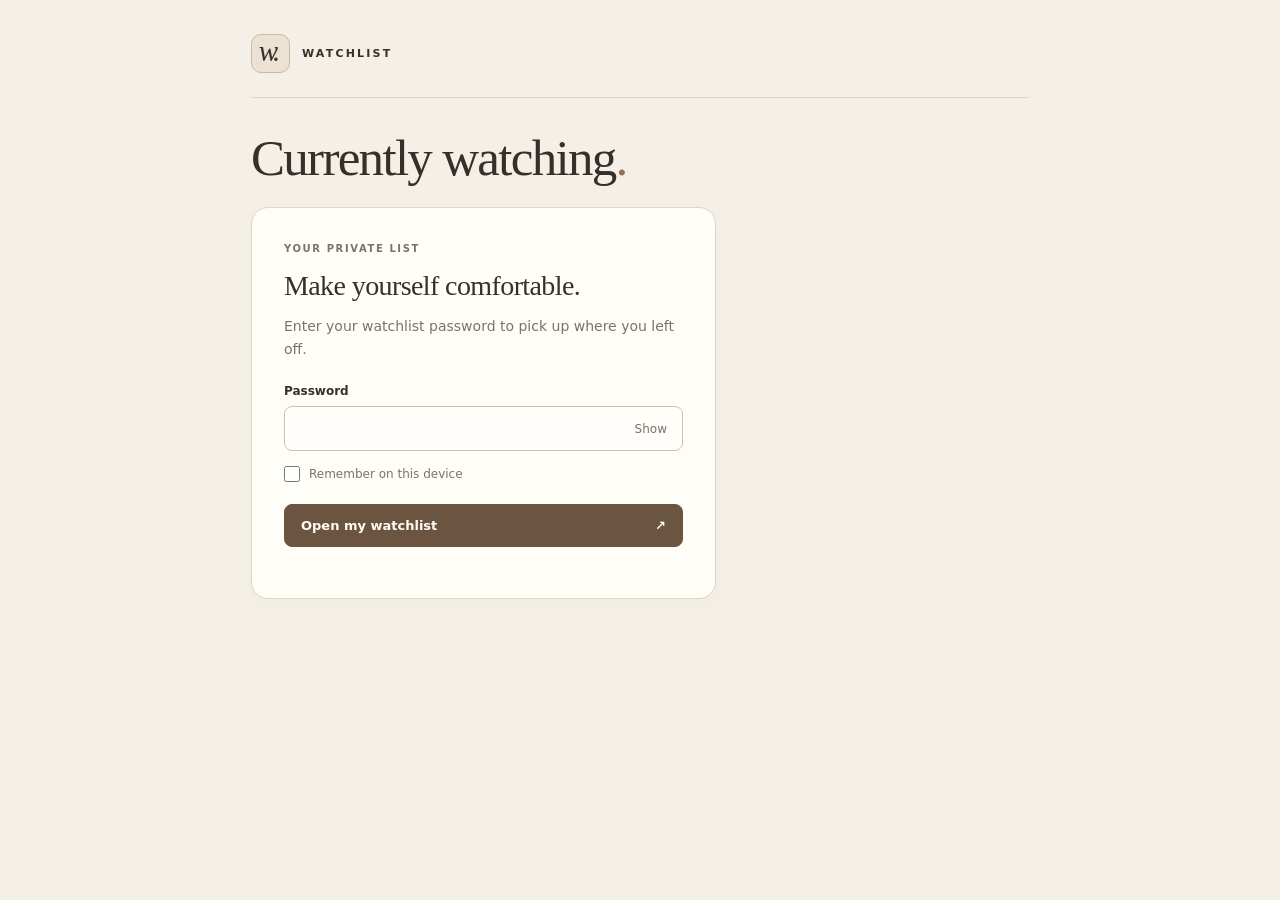
<file: index.html>
<!doctype html>
<html lang="en">
<head>
  <meta charset="utf-8">
  <meta name="viewport" content="width=device-width, initial-scale=1">
  <meta name="robots" content="noindex, nofollow, noarchive">
  <meta name="theme-color" content="#f5f0e7">
  <meta http-equiv="Content-Security-Policy" content="default-src 'none'; script-src 'self' 'wasm-unsafe-eval'; worker-src 'self'; style-src 'self'; connect-src 'self' https://api.github.com; img-src 'self' data:; base-uri 'none'; form-action 'none'; object-src 'none'">
  <title>Currently Watching</title>
  <link rel="icon" href="icon.svg" type="image/svg+xml">
  <link rel="stylesheet" href="styles.css?v=20260930-accuracy-1">
  <script type="module" src="app.js?v=20260930-accuracy-1"></script>
</head>
<body>
  <main>
    <header class="masthead">
      <a class="brand" href="./" aria-label="Watchlist home"><span class="mark" aria-hidden="true">w.</span> WATCHLIST</a>
      <button id="lock" class="quiet" hidden>Lock</button>
    </header>
    <section class="intro">
      <h1>Currently watching<span>.</span></h1>
    </section>
    <section id="unlock" class="unlock-card" aria-labelledby="unlock-title">
      <span class="small-label">YOUR PRIVATE LIST</span>
      <h2 id="unlock-title">Make yourself comfortable.</h2>
      <p class="muted">Enter your watchlist password to pick up where you left off.</p>
      <form id="unlock-form">
        <label for="password">Password</label>
        <div class="password-row"><input id="password" type="password" autocomplete="current-password" required><button id="reveal" type="button" class="quiet" aria-label="Show password">Show</button></div>
        <label class="remember"><input id="remember" type="checkbox"> Remember on this device</label>
        <button id="unlock-button" class="primary" type="submit" disabled>Open my watchlist <span aria-hidden="true">↗</span></button>
      </form>
      <p id="message" class="message" role="status" aria-live="polite">Loading your saved list…</p>
    </section>
    <section id="library" hidden aria-label="Your shows">
      <div class="list-toolbar"><p id="count" class="small-label"></p><label class="search-label"><span class="sr-only">Find a show</span><input id="search" type="search" placeholder="Find a show" autocomplete="off"></label></div>
      <div class="editing-toolbar"><span id="editing-state" class="muted"></span><button id="editing-setup" class="quiet">Editing setup</button></div>
      <div id="shows" class="shows"></div>
      <p id="empty" class="empty" hidden>No shows here yet. Your next sync will bring them over.</p>
      <footer class="list-footer"><p id="updated"></p><button id="refresh" class="quiet">Refresh</button></footer>
      <p id="refresh-message" class="message" role="status" aria-live="polite"></p>
    </section>
  </main>
  <dialog id="setup-dialog" class="edit-dialog" aria-labelledby="setup-title">
    <h2 id="setup-title">Editing setup</h2>
    <p class="muted">Connect your Watchlist token to save progress from this browser. It stays on this device and is sent only to GitHub to authorize requests. It is never saved in your repository.</p>
    <form id="setup-form">
      <label for="token">GitHub token</label>
      <input id="token" class="token-input" type="password" autocomplete="off" autocapitalize="off" spellcheck="false" required placeholder="github_pat_…">
      <label class="remember"><input id="remember-editing" type="checkbox" checked> Remember editing access on this device</label>
      <div class="edit-actions"><button id="setup-save" class="primary" type="submit">Connect editing</button><button id="setup-close" class="quiet" type="button">Close</button></div>
    </form>
    <button id="forget-editing" class="quiet" type="button" hidden>Forget editing access</button>
    <p id="setup-message" class="message" role="status" aria-live="polite"></p>
  </dialog>
  <dialog id="editor-dialog" class="edit-dialog" aria-labelledby="editor-title">
    <p id="editor-context" class="muted"></p>
    <h2 id="editor-title"></h2>
    <form id="editor-form">
      <div class="edit-selectors">
        <label for="edit-season">Season<select id="edit-season"></select></label>
        <label for="edit-disc">Disc<select id="edit-disc"></select></label>
        <label for="edit-episode">Episode<select id="edit-episode"></select></label>
      </div>
      <div class="scan-row"><button id="scan-button" type="button" class="scan-button"><img src="scan-icon.svg" alt="" aria-hidden="true"> Scan DVD screen</button><input id="scan-file" type="file" accept="image/*" capture="environment" hidden></div>
      <p id="scan-message" class="muted" role="status" aria-live="polite"></p>
      <div id="scan-preview" class="scan-preview" hidden>
        <p class="muted">Drag a rectangle around the DVD status bar, including TRK and time.</p>
        <canvas id="scan-canvas" aria-label="Photo preview; drag to select the DVD status bar"></canvas>
        <div class="scan-preview-actions"><button id="scan-area" type="button" disabled>Rescan selected area</button><button id="scan-clear" type="button">Clear selection</button></div>
      </div>
      <label for="episode-state">Status</label>
      <select id="episode-state"><option value="progress">In progress</option><option value="watched">Watched</option><option value="unwatched">Unwatched</option></select>
      <div class="time-fields">
        <label for="hours">Hours<input id="hours" type="text" inputmode="numeric" pattern="[0-9]*" maxlength="5" autocomplete="off"></label>
        <span aria-hidden="true">:</span>
        <label for="minutes">Minutes<input id="minutes" type="text" inputmode="numeric" pattern="[0-9]*" maxlength="2" autocomplete="off"></label>
        <span aria-hidden="true">:</span>
        <label for="seconds">Seconds<input id="seconds" type="text" inputmode="numeric" pattern="[0-9]*" maxlength="2" autocomplete="off"></label>
      </div>
      <p id="duration-hint" class="muted"></p>
      <div class="edit-actions"><button id="editor-save" class="primary" type="submit">Save</button><button id="editor-cancel" class="quiet" type="button">Cancel</button></div>
    </form>
    <p id="editor-message" class="message" role="status" aria-live="polite"></p>
  </dialog>
</body>
</html>
</file>
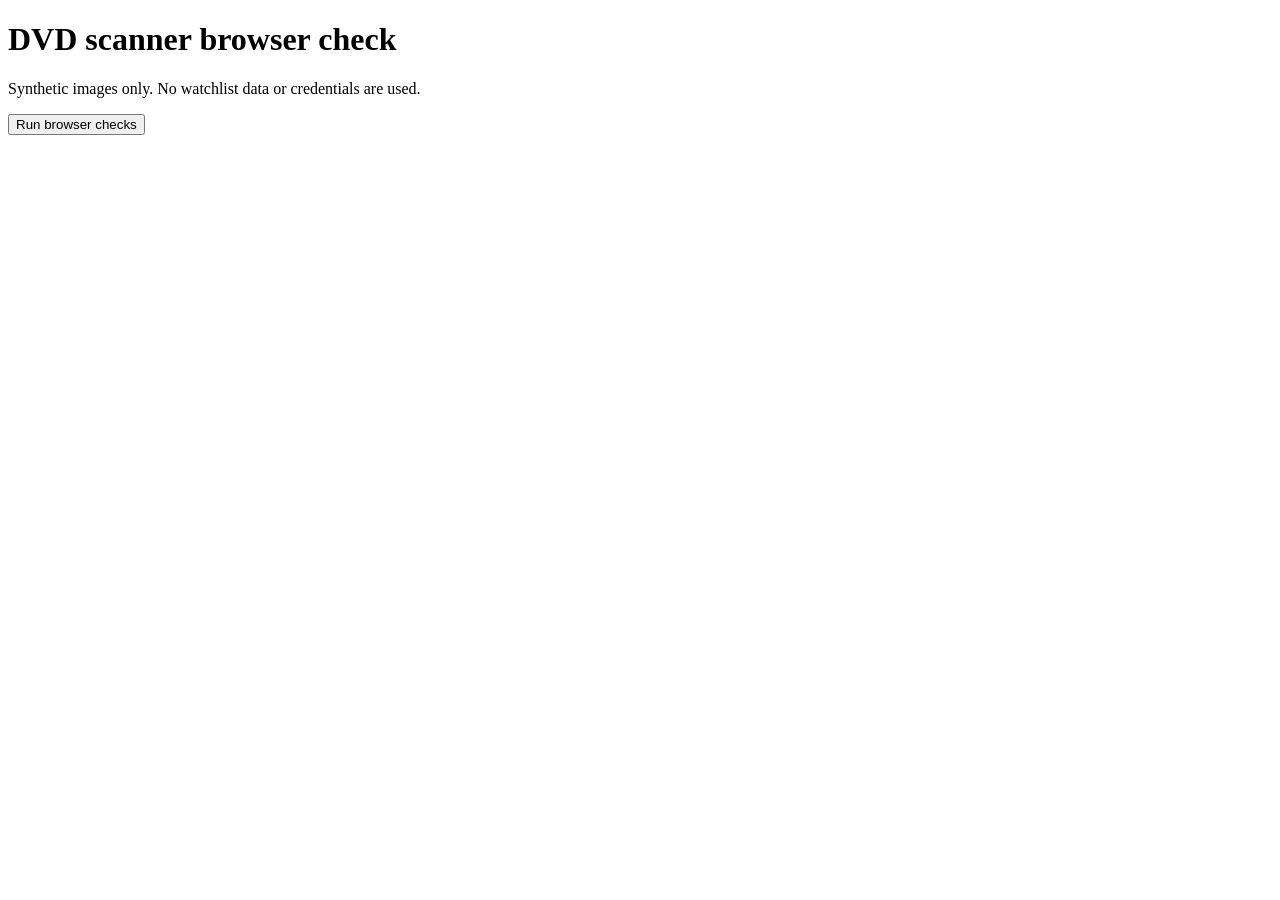
<file: tests/scanner-browser.html>
<!doctype html>
<html lang="en"><head><meta charset="utf-8"><meta name="viewport" content="width=device-width,initial-scale=1">
<meta http-equiv="Content-Security-Policy" content="default-src 'none'; script-src 'self' 'wasm-unsafe-eval'; worker-src 'self'; connect-src 'self'; style-src 'self'; img-src 'self' data:; object-src 'none'; base-uri 'none'">
<title>DVD scanner browser check</title><script type="module" src="scanner-browser.js?v=20260930-accuracy-1"></script></head>
<body><h1>DVD scanner browser check</h1><p>Synthetic images only. No watchlist data or credentials are used.</p><button id="run">Run browser checks</button><pre id="result" role="status"></pre></body></html>
</file>
<file: styles.css>
:root{color-scheme:light;--paper:#f5f0e7;--ink:#382f2a;--muted:#7d7267;--line:#dfd5c7;--accent:#927354;--cream:#fffdf7;--green:#61745c;font-family:system-ui,-apple-system,BlinkMacSystemFont,"Segoe UI",sans-serif;color:var(--ink);background:var(--paper)}
*{box-sizing:border-box}body{margin:0}button,input{font:inherit}button,a,input{-webkit-tap-highlight-color:transparent}button{cursor:pointer}button:disabled{cursor:wait;opacity:.55}[hidden]{display:none!important}main{max-width:850px;margin:auto;padding:34px 36px 22px}.masthead{display:flex;align-items:center;justify-content:space-between;padding-bottom:24px;border-bottom:1px solid var(--line)}.brand{display:flex;align-items:center;gap:12px;font-size:11px;font-weight:650;letter-spacing:.2em;color:var(--ink);text-decoration:none}.mark{font:italic 29px Georgia,serif;letter-spacing:-3px;border:1px solid #c9b9a5;border-radius:10px;width:39px;height:39px;text-align:center;padding-right:5px;background:#ece2d4}.intro{padding:46px 0 31px}.eyebrow,.small-label{font-size:10px;letter-spacing:.16em;font-weight:650;color:var(--muted)}.eyebrow{margin:0 0 13px}h1{font:normal clamp(34px,6vw,51px)/1.12 Georgia,"Times New Roman",serif;letter-spacing:-1.7px;margin:0 0 14px}h1 span{color:var(--accent)}.muted{color:var(--muted);font-size:14px;line-height:1.65;margin:0}h2{font:normal 28px/1.25 Georgia,serif;letter-spacing:-.6px;margin:12px 0}.unlock-card{max-width:465px;padding:29px 32px 19px;background:var(--cream);border:1px solid var(--line);border-radius:17px;box-shadow:0 5px 20px #5d493306}form{margin-top:23px}form>label:not(.remember){display:block;font-size:12px;font-weight:600;margin-bottom:8px}.password-row{position:relative;display:flex;align-items:center}.password-row input{width:100%;min-width:0;border:1px solid #cfc1af;border-radius:8px;background:#fffefa;color:var(--ink);padding:12px 65px 12px 12px}.password-row button{position:absolute;right:8px}.remember{display:flex;align-items:center;gap:9px;font-size:12px;color:var(--muted);margin:15px 0 22px}.remember input{accent-color:var(--accent);width:16px;height:16px;margin:0}.primary{display:flex;align-items:center;justify-content:space-between;width:100%;padding:13px 16px;background:#6c5540;color:#fffdf7;border:1px solid #6c5540;border-radius:8px;font-size:13px;font-weight:550}.primary:hover{background:#51402f}.quiet{background:transparent;color:var(--muted);border:0;padding:8px;font-size:12px;border-radius:5px}.quiet:hover{color:var(--ink);background:#e8dfd1}.message{font-size:12px;color:#8c4b3a;line-height:1.5;min-height:18px;margin:14px 0 0}.list-toolbar{display:flex;align-items:center;justify-content:space-between;gap:16px;padding-bottom:15px}.list-toolbar p{margin:0}.search-label input{width:170px;border:0;border-bottom:1px solid var(--line);background:transparent;padding:8px 0;font-size:12px;color:var(--ink)}.shows{border-top:1px solid var(--line)}.show{display:grid;grid-template-columns:35px minmax(0,1fr) auto;align-items:center;gap:15px;padding:23px 0;border-bottom:1px solid var(--line)}.show-number{color:#b3a18c;font-size:11px;font-variant-numeric:tabular-nums;align-self:start;padding-top:5px}.show h2{font:500 17px/1.4 system-ui,sans-serif;letter-spacing:-.25px;margin:0 0 6px;overflow-wrap:anywhere}.episode{color:var(--muted);font-size:12px;line-height:1.6;margin:0}.badge{display:inline-block;font-size:10px;letter-spacing:.02em;white-space:nowrap;padding:6px 9px;border:1px solid #d2dbcb;background:#ebefe4;color:#57684d;border-radius:5px}.badge.next{border-color:#e1d5c4;background:#eee5d7;color:#806246}.badge.other{background:transparent;border-color:var(--line);color:var(--muted)}.position{font-size:13px;color:var(--ink);font-variant-numeric:tabular-nums;margin-left:8px}.list-footer{display:flex;justify-content:space-between;align-items:center;gap:12px;margin-top:16px;color:var(--muted);font-size:11px;line-height:1.5}.page-footer{font:italic 13px Georgia,serif;color:#9c8b79;padding-top:50px;margin-top:12px}.empty{font-size:14px;color:var(--muted);padding:24px 0;line-height:1.6}.sr-only{position:absolute;width:1px;height:1px;padding:0;margin:-1px;overflow:hidden;clip:rect(0,0,0,0);white-space:nowrap;border:0}:focus-visible{outline:2px solid var(--accent);outline-offset:4px}input:focus-visible{outline-offset:2px}
@media(max-width:550px){main{padding:22px 22px 20px}.masthead{padding-bottom:19px}.intro{padding:32px 0 27px}h1{font-size:37px}.unlock-card{padding:24px 22px 17px}h2{font-size:25px}.show{grid-template-columns:23px minmax(0,1fr);gap:9px;padding:19px 0}.show-meta{grid-column:2;margin-top:1px}.show h2{font-size:16px}.position{font-size:12px}.list-toolbar{gap:10px}.search-label input{width:135px}.page-footer{padding-top:32px}}
@media(prefers-reduced-motion:no-preference){button{transition:background .15s,color .15s}}
.intro{padding:32px 0 20px}.intro h1{margin-bottom:0}
.episode-browser{grid-column:2 / -1;min-width:0;margin-top:8px}.episode-browser summary{cursor:pointer;font-size:12px;color:var(--accent);padding:8px 0}.episode-controls{display:flex;flex-wrap:wrap;gap:12px;align-items:end;margin:12px 0}.episode-controls label{display:flex;flex-direction:column;gap:5px;font-size:11px;color:var(--muted)}.episode-controls select{font:inherit;font-size:12px;max-width:180px;padding:7px;border:1px solid var(--line);border-radius:6px;background:var(--cream);color:var(--ink)}.episode-controls .episode-toggle{flex-direction:row;align-items:center;padding:8px 0}.episode-toggle input{accent-color:var(--accent)}.episode-scroll{max-height:420px;overflow:auto;position:relative;border:1px solid var(--line);border-radius:8px;background:var(--cream);scrollbar-gutter:stable}.episode-table{width:100%;border-collapse:collapse;font-size:12px}.episode-table th,.episode-table td{padding:10px 9px;text-align:left;border-bottom:1px solid var(--line)}.episode-table thead th{font-size:10px;color:var(--muted);font-weight:600;background:var(--paper)}.episode-table td:not(:first-child){width:1%;white-space:nowrap;text-align:right;font-variant-numeric:tabular-nums}.episode-title{overflow-wrap:anywhere;min-width:90px}.episode-title small{display:block;color:var(--muted);font-size:10px;margin-top:4px}.episode-table .disc-heading th{background:#eee5d7;font-size:11px;font-weight:600}.current-episode{background:#ebefe4}
@media(max-width:550px){.episode-browser{grid-column:1 / -1}.episode-table th,.episode-table td{padding:9px 7px}.episode-controls{gap:8px}.episode-scroll{max-height:360px}}

.episode-table thead th{position:sticky;top:0;z-index:1}

.editing-toolbar{display:flex;align-items:center;justify-content:space-between;gap:8px;margin:0 0 12px}.editing-toolbar .muted{font-size:11px}.editing-toolbar button{white-space:nowrap;min-height:44px}
.episode-edit{display:block;margin-top:7px;min-height:44px;min-width:60px;border:1px solid var(--line);background:var(--paper);color:var(--ink);border-radius:7px;font-size:12px;padding:8px 14px}.episode-edit:disabled{cursor:default}
.edit-dialog{width:calc(100% - 28px);max-width:430px;max-height:calc(100dvh - 28px);overflow:auto;border:1px solid var(--line);border-radius:16px;padding:24px;background:var(--cream);color:var(--ink);box-shadow:0 16px 70px #382f2a30}.edit-dialog::backdrop{background:#382f2a66}.edit-dialog h2{font-size:24px;overflow-wrap:anywhere}.edit-dialog form{margin-top:18px}.edit-dialog select,.token-input{width:100%;min-height:48px;font:inherit;font-size:16px;background:#fffefa;border:1px solid #cfc1af;border-radius:8px;padding:10px;color:var(--ink)}.edit-dialog .remember{font-size:13px;min-height:44px;margin:12px 0}.edit-dialog .remember input{min-width:22px;height:22px}.edit-actions{display:flex;gap:12px;margin-top:22px;align-items:center}.edit-actions .primary{flex:1;justify-content:center;min-height:48px;font-size:16px}.edit-dialog .quiet{min-height:44px;font-size:14px}.time-fields{display:flex;align-items:end;gap:7px;margin:20px 0 12px}.time-fields label{flex:1;min-width:0;font-size:12px;color:var(--muted)}.time-fields span{padding-bottom:15px}.time-fields input{display:block;width:100%;min-width:0;margin-top:7px;padding:12px 2px;font-size:24px;line-height:1.2;text-align:center;font-variant-numeric:tabular-nums;border:1px solid #cfc1af;border-radius:8px;background:#fffefa;color:var(--ink)}.time-fields input:disabled{opacity:.5}.edit-dialog #duration-hint{font-size:12px}.episode-controls select{min-height:44px;font-size:16px}.episode-controls .episode-toggle{min-height:44px}.episode-toggle input{min-width:20px;min-height:20px}

.show-edit{margin-top:10px;min-height:44px;min-width:70px;border:1px solid var(--line);background:var(--cream);color:var(--ink);border-radius:7px;font:inherit;font-size:13px;padding:8px 18px}.edit-selectors{display:flex;flex-direction:column;gap:12px;margin-bottom:18px}.edit-selectors label{font-size:12px;font-weight:600}.edit-selectors select{display:block;margin-top:6px;max-width:100%;text-overflow:ellipsis}
.scan-row{margin:4px 0 10px}.scan-button{display:inline-flex;gap:9px;align-items:center;min-height:44px;padding:8px 14px;border:1px solid var(--line);border-radius:8px;background:var(--paper);color:var(--ink);font:inherit;font-size:14px}.scan-button img{width:22px;height:22px}.scan-button:disabled{opacity:.55}#scan-message{min-height:1.5em;font-size:13px;line-height:1.5}
.scan-preview{margin:12px 0 18px}.scan-preview p{font-size:13px;line-height:1.4;margin:0 0 8px}.scan-preview canvas{display:block;width:100%;height:auto;border-radius:7px;background:#171717;touch-action:none;cursor:crosshair}.scan-preview-actions{display:flex;flex-wrap:wrap;gap:8px;margin-top:10px}.scan-preview-actions button{min-height:44px;padding:8px 12px;border:1px solid var(--line);border-radius:7px;background:var(--paper);color:var(--ink);font:inherit;font-size:13px}.scan-preview-actions button:disabled{opacity:.5}
</file>
